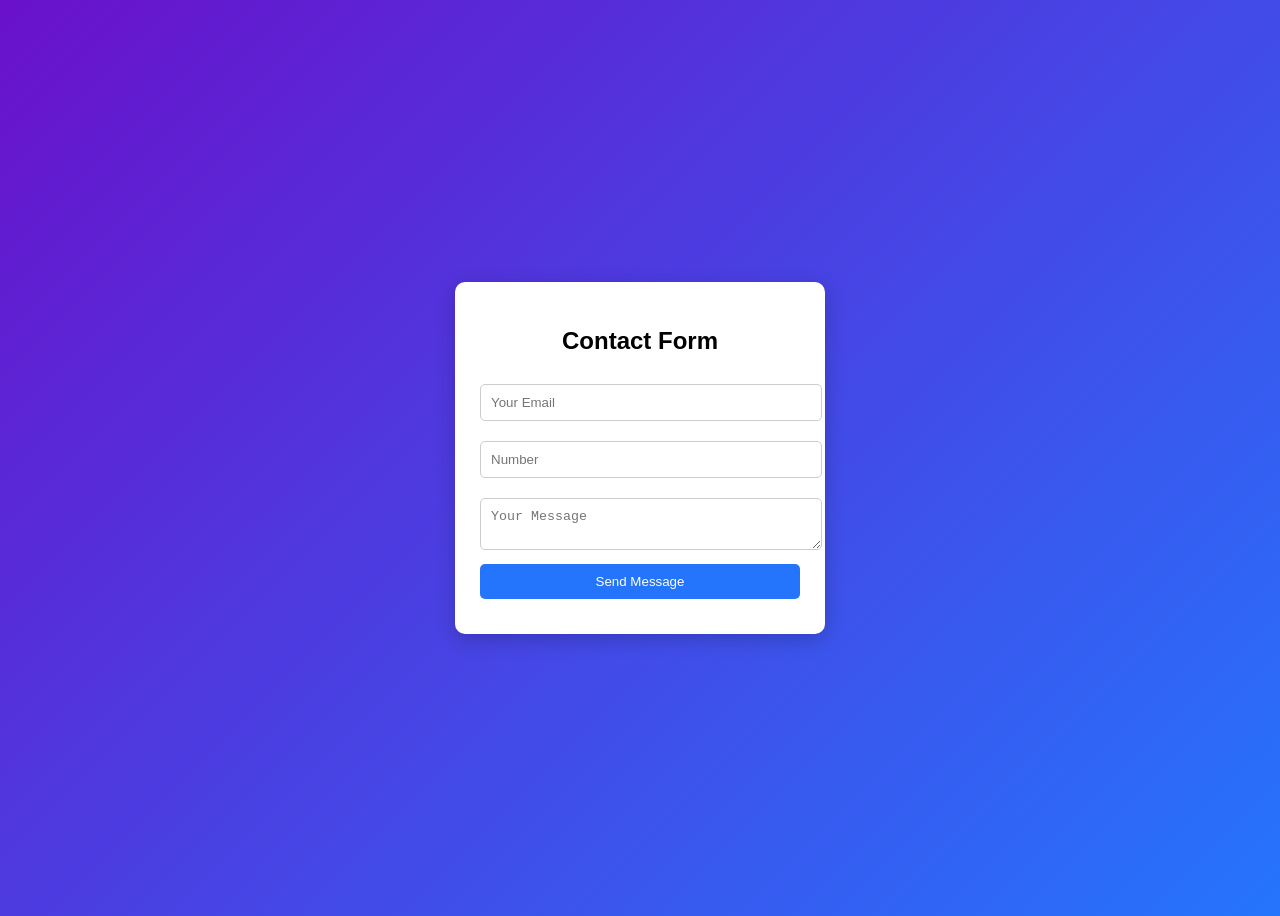
<file: form.html>
<!DOCTYPE html>
<html lang="en">
<head>
<meta charset="UTF-8">
<title>Enquiry Form</title>

<style>
  body {
    font-family: Arial;
    background: linear-gradient(135deg, #6a11cb, #2575fc);
    display: flex;
    justify-content: center;
    align-items: center;
    height: 100vh;
  }

  .form-box {
    background: white;
    padding: 25px;
    border-radius: 10px;
    width: 320px;
    box-shadow: 0 5px 20px rgba(0,0,0,0.2);
  }

  h2 {
    text-align: center;
  }

  input, textarea {
    width: 100%;
    margin: 10px 0;
    padding: 10px;
    border: 1px solid #ccc;
    border-radius: 5px;
  }

  button {
    width: 100%;
    padding: 10px;
    background: #2575fc;
    color: white;
    border: none;
    border-radius: 5px;
    cursor: pointer;
  }

  button:hover {
    background: #1a5ed9;
  }

  #status {
    text-align: center;
    margin-top: 10px;
    font-size: 14px;
  }
</style>
</head>

<body>

<div class="form-box">
  <h2>Contact Form</h2>

  <!-- 🔴 Yaha apna Formspree endpoint paste karo -->
  <form id="form" action="https://formspree.io/f/xqewrdor"
    
    <input type="text" name="name" placeholder="Your Name" required>
    
    <input type="email" name="email" placeholder="Your Email" required>
    
    <input type="text" name="Number" placeholder="Number">
    
    <textarea name="message" placeholder="Your Message" required></textarea>

    <button type="submit">Send Message</button>
  </form>

  <div id="status"></div>
</div>

<script>
  const form = document.getElementById("form");
  const status = document.getElementById("status");

  form.addEventListener("submit", async function(e) {
    e.preventDefault();

    const data = new FormData(form);

    try {
      const response = await fetch(form.action, {
        method: "POST",
        body: data,
        headers: {
          'Accept': 'application/json'
        }
      });

      if (response.ok) {
        status.innerHTML = "✅ Message sent successfully!";
        status.style.color = "green";
        form.reset();
      } else {
        status.innerHTML = "❌ Failed to send message!";
        status.style.color = "red";
      }
    } catch (error) {
      status.innerHTML = "⚠️ Network error!";
      status.style.color = "orange";
    }
  });
</script>

</body>
</html>
</file>
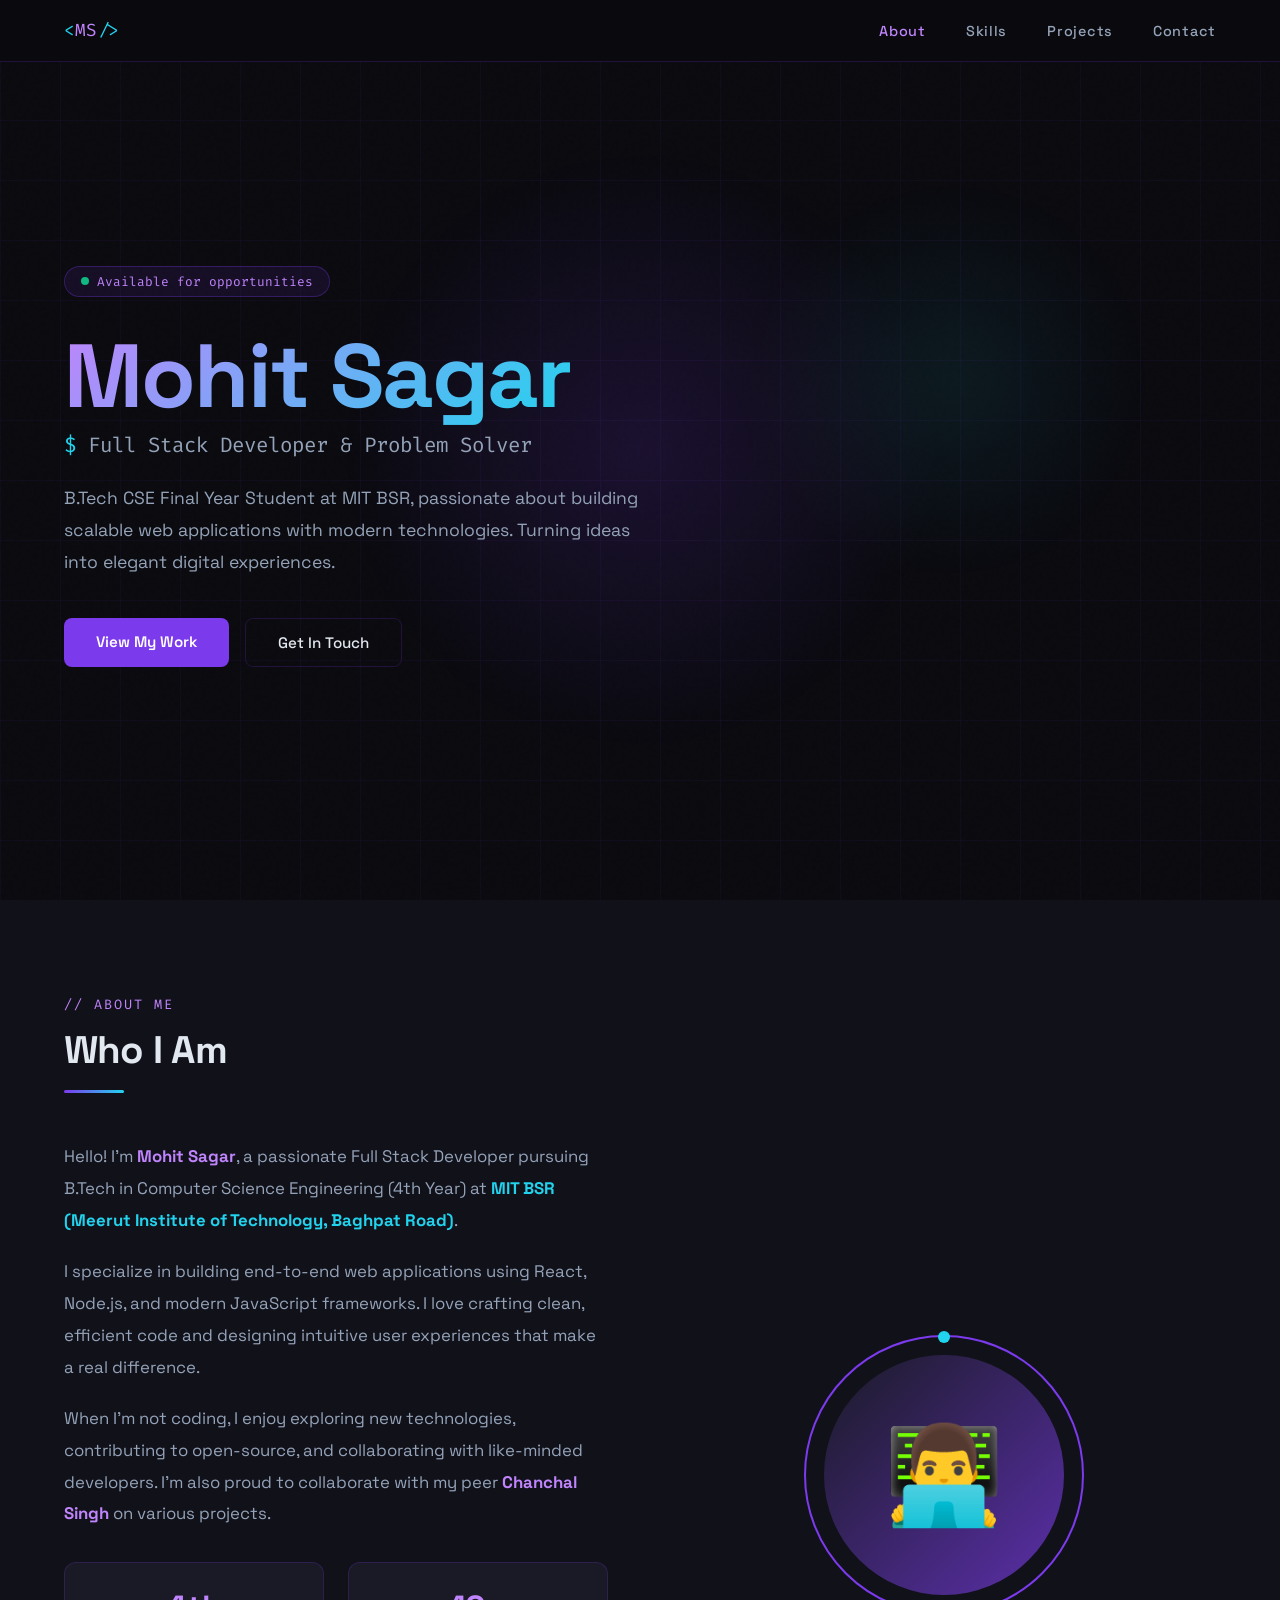
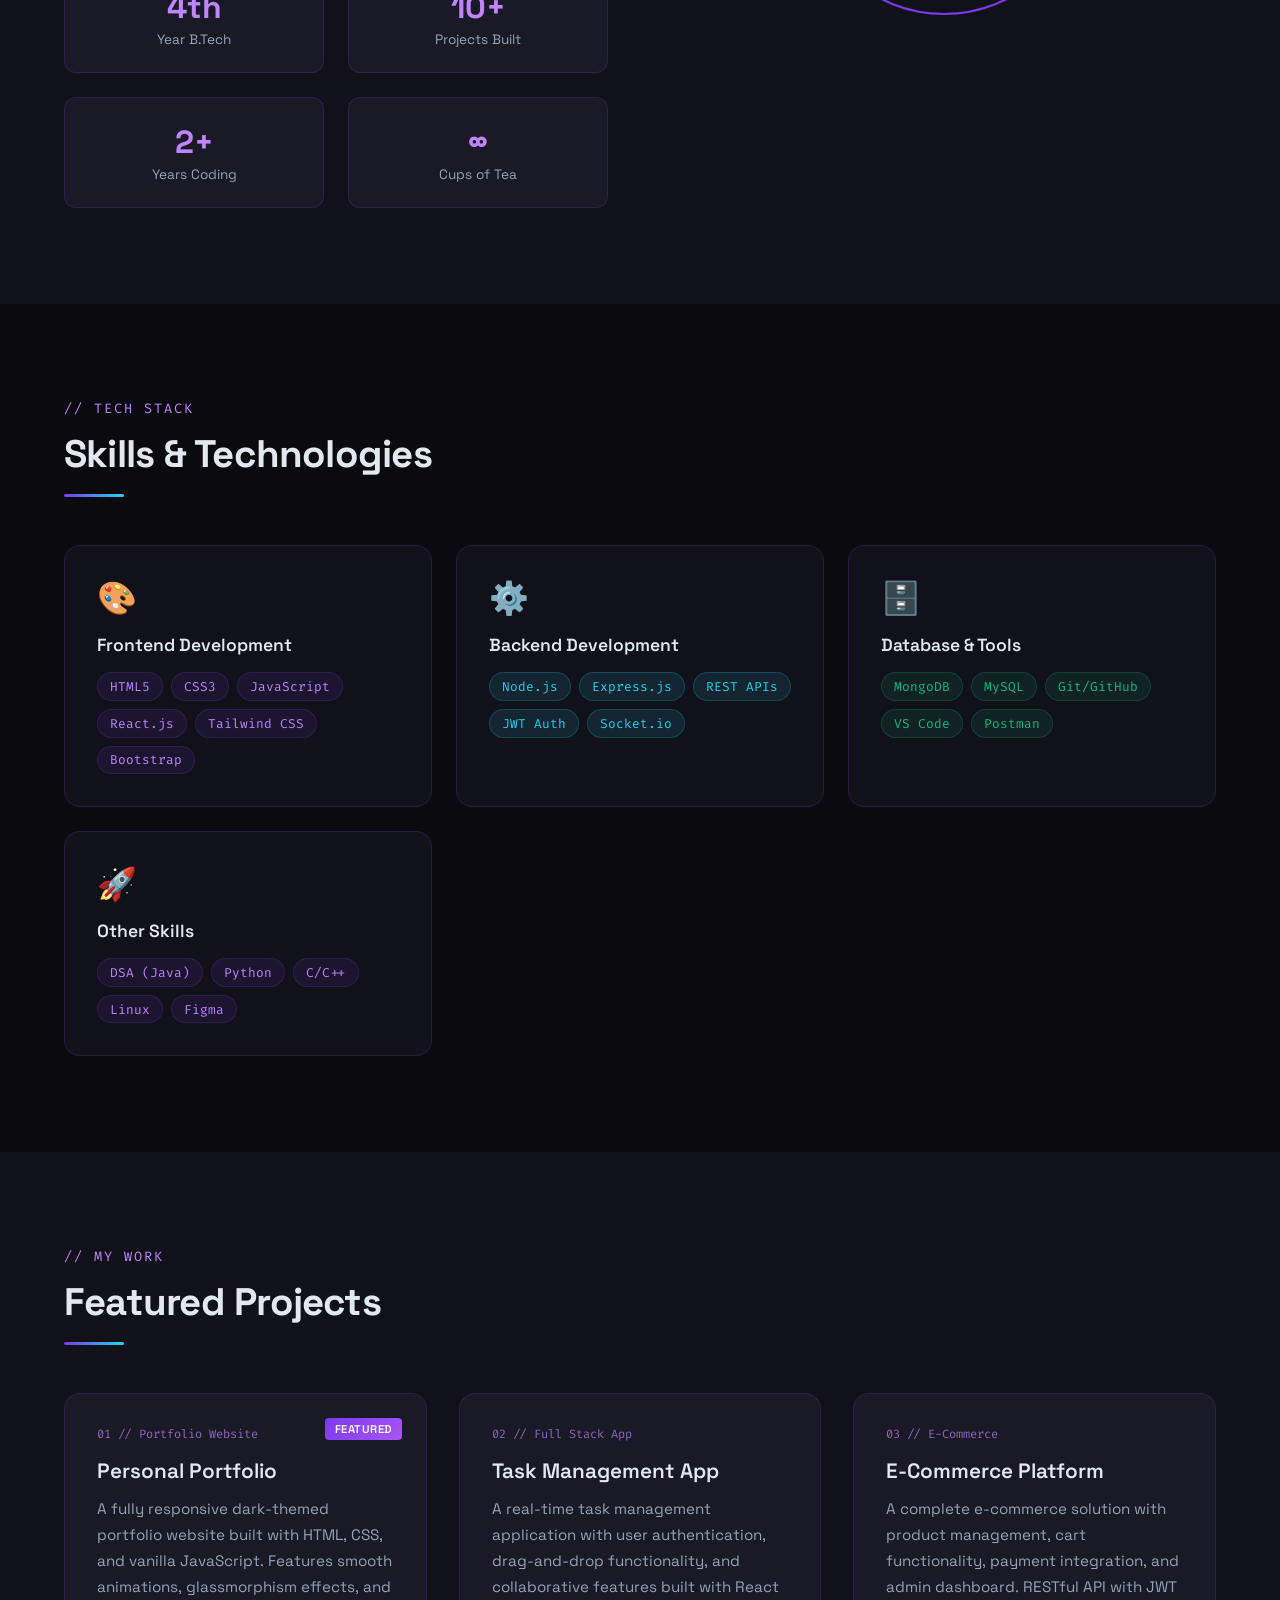
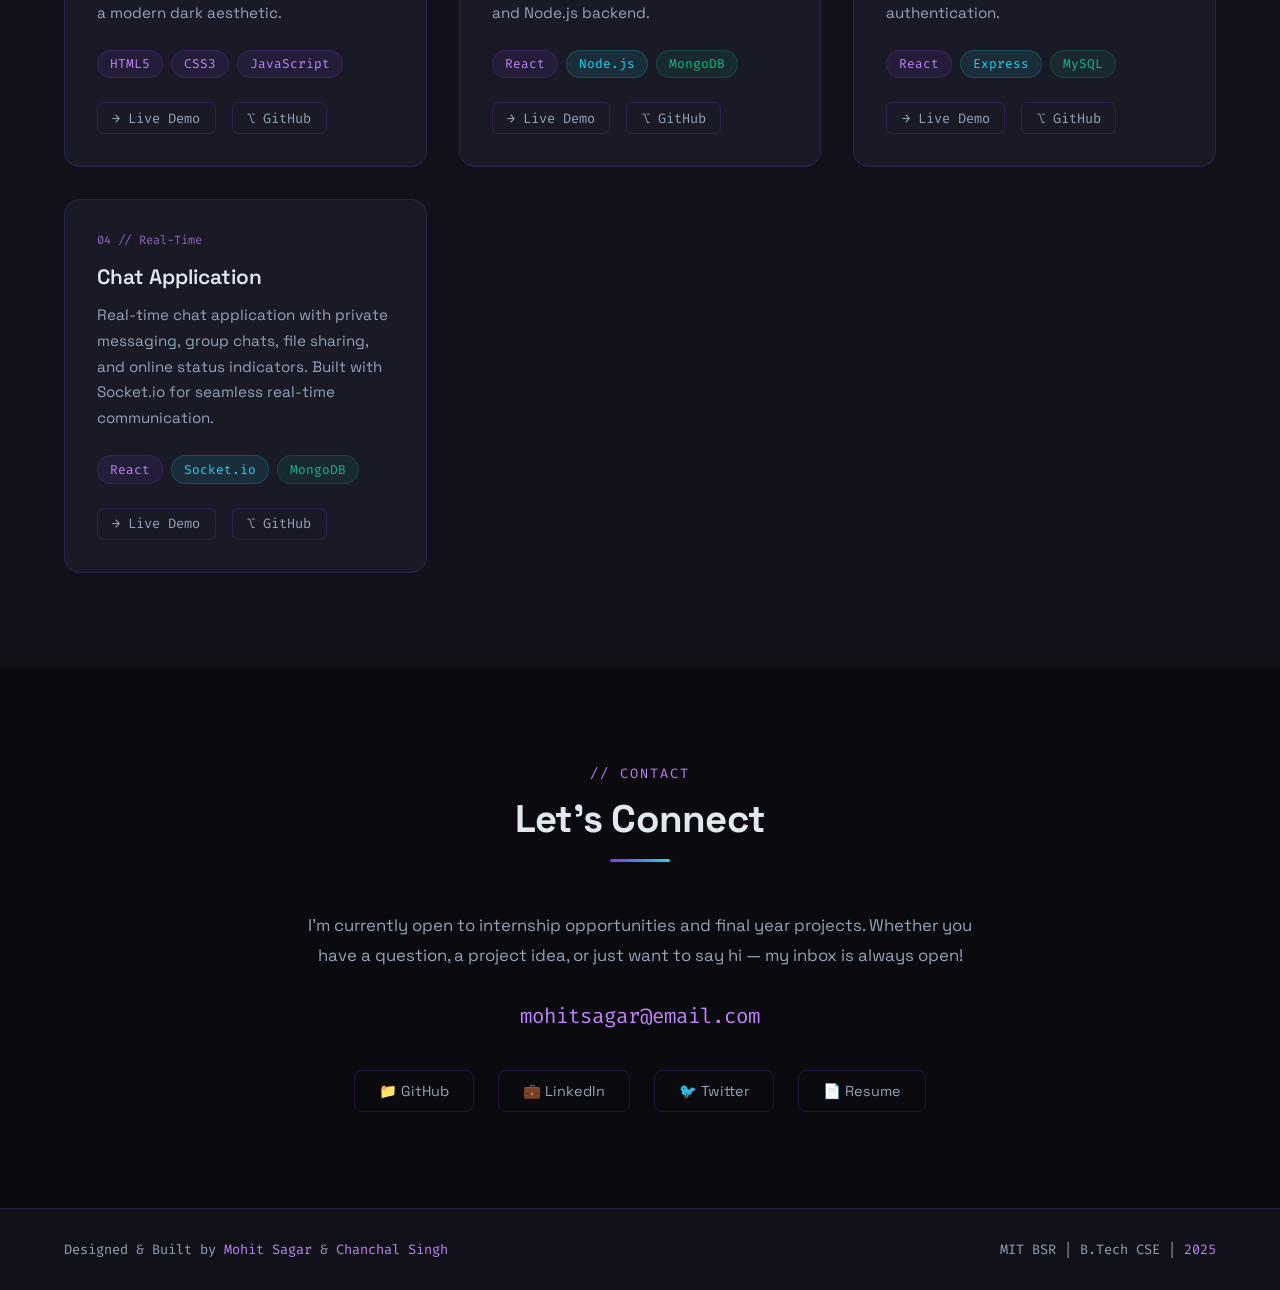
<file: resume.html>
<!DOCTYPE html>
<html lang="en">
<head>
<meta charset="UTF-8">
<meta name="viewport" content="width=device-width, initial-scale=1.0">
<title>Mohit Sagar | Full Stack Developer</title>
<link href="https://fonts.googleapis.com/css2?family=Space+Grotesk:wght@300;400;500;600;700&family=Fira+Code:wght@300;400;500&display=swap" rel="stylesheet">
<style>
  :root {
    --bg: #0a0a0f;
    --bg2: #11111a;
    --bg3: #1a1a26;
    --accent: #7c3aed;
    --accent2: #a855f7;
    --accent3: #c084fc;
    --cyan: #22d3ee;
    --green: #10b981;
    --text: #e2e8f0;
    --muted: #94a3b8;
    --border: rgba(124,58,237,0.2);
  }
  * { margin: 0; padding: 0; box-sizing: border-box; }
  html { scroll-behavior: smooth; }
  body {
    background: var(--bg);
    color: var(--text);
    font-family: 'Space Grotesk', sans-serif;
    overflow-x: hidden;
  }
  /* Noise texture overlay */
  body::before {
    content: '';
    position: fixed;
    inset: 0;
    background-image: url("data:image/svg+xml,%3Csvg viewBox='0 0 256 256' xmlns='http://www.w3.org/2000/svg'%3E%3Cfilter id='noise'%3E%3CfeTurbulence type='fractalNoise' baseFrequency='0.9' numOctaves='4' stitchTiles='stitch'/%3E%3C/filter%3E%3Crect width='100%25' height='100%25' filter='url(%23noise)' opacity='0.04'/%3E%3C/svg%3E");
    pointer-events: none;
    z-index: 0;
    opacity: 0.4;
  }

  /* NAV */
  nav {
    position: fixed;
    top: 0; left: 0; right: 0;
    z-index: 100;
    padding: 1.2rem 4rem;
    display: flex;
    justify-content: space-between;
    align-items: center;
    background: rgba(10,10,15,0.85);
    backdrop-filter: blur(12px);
    border-bottom: 1px solid var(--border);
  }
  .logo {
    font-family: 'Fira Code', monospace;
    font-size: 1.1rem;
    color: var(--accent3);
  }
  .logo span { color: var(--cyan); }
  nav ul { list-style: none; display: flex; gap: 2.5rem; }
  nav a {
    color: var(--muted);
    text-decoration: none;
    font-size: 0.9rem;
    font-weight: 500;
    letter-spacing: 0.05em;
    transition: color 0.3s;
    position: relative;
  }
  nav a::after {
    content: '';
    position: absolute;
    bottom: -4px; left: 0;
    width: 0; height: 1px;
    background: var(--accent3);
    transition: width 0.3s;
  }
  nav a:hover { color: var(--accent3); }
  nav a:hover::after { width: 100%; }

  /* HERO */
  #hero {
    min-height: 100vh;
    display: flex;
    align-items: center;
    padding: 6rem 4rem 4rem;
    position: relative;
    overflow: hidden;
  }
  .hero-glow {
    position: absolute;
    width: 600px; height: 600px;
    background: radial-gradient(circle, rgba(124,58,237,0.15) 0%, transparent 70%);
    top: 50%; left: 50%;
    transform: translate(-50%, -50%);
    pointer-events: none;
  }
  .hero-glow2 {
    position: absolute;
    width: 400px; height: 400px;
    background: radial-gradient(circle, rgba(34,211,238,0.08) 0%, transparent 70%);
    top: 20%; right: 10%;
    pointer-events: none;
  }
  .hero-content { position: relative; z-index: 1; max-width: 900px; }
  .hero-badge {
    display: inline-flex;
    align-items: center;
    gap: 0.5rem;
    background: rgba(124,58,237,0.1);
    border: 1px solid rgba(124,58,237,0.3);
    border-radius: 100px;
    padding: 0.4rem 1rem;
    font-family: 'Fira Code', monospace;
    font-size: 0.8rem;
    color: var(--accent3);
    margin-bottom: 2rem;
    animation: fadeInDown 0.8s ease;
  }
  .dot { width: 8px; height: 8px; border-radius: 50%; background: var(--green); animation: pulse 2s infinite; }
  @keyframes pulse { 0%,100% { opacity:1; } 50% { opacity:0.4; } }
  @keyframes fadeInDown { from { opacity:0; transform:translateY(-20px); } to { opacity:1; transform:translateY(0); } }
  @keyframes fadeInUp { from { opacity:0; transform:translateY(30px); } to { opacity:1; transform:translateY(0); } }
  @keyframes slideInLeft { from { opacity:0; transform:translateX(-30px); } to { opacity:1; transform:translateX(0); } }

  h1.hero-name {
    font-size: clamp(3rem, 7vw, 6rem);
    font-weight: 700;
    line-height: 1.05;
    letter-spacing: -0.02em;
    margin-bottom: 0.5rem;
    animation: fadeInUp 0.8s ease 0.2s both;
  }
  .gradient-text {
    background: linear-gradient(135deg, var(--accent3) 0%, var(--cyan) 100%);
    -webkit-background-clip: text;
    -webkit-text-fill-color: transparent;
    background-clip: text;
  }
  .hero-subtitle {
    font-family: 'Fira Code', monospace;
    font-size: clamp(1rem, 2vw, 1.3rem);
    color: var(--muted);
    margin-bottom: 1.5rem;
    animation: fadeInUp 0.8s ease 0.4s both;
  }
  .hero-subtitle span { color: var(--cyan); }
  .hero-desc {
    font-size: 1.1rem;
    color: var(--muted);
    max-width: 600px;
    line-height: 1.8;
    margin-bottom: 2.5rem;
    animation: fadeInUp 0.8s ease 0.6s both;
  }
  .hero-buttons { display: flex; gap: 1rem; flex-wrap: wrap; animation: fadeInUp 0.8s ease 0.8s both; }
  .btn-primary {
    padding: 0.85rem 2rem;
    background: var(--accent);
    color: white;
    border: none;
    border-radius: 8px;
    font-family: 'Space Grotesk', sans-serif;
    font-size: 0.95rem;
    font-weight: 600;
    cursor: pointer;
    text-decoration: none;
    transition: all 0.3s;
    position: relative;
    overflow: hidden;
  }
  .btn-primary::before {
    content: '';
    position: absolute;
    inset: 0;
    background: linear-gradient(135deg, var(--accent2), var(--cyan));
    opacity: 0;
    transition: opacity 0.3s;
  }
  .btn-primary:hover::before { opacity: 1; }
  .btn-primary span { position: relative; z-index: 1; }
  .btn-secondary {
    padding: 0.85rem 2rem;
    background: transparent;
    color: var(--text);
    border: 1px solid var(--border);
    border-radius: 8px;
    font-family: 'Space Grotesk', sans-serif;
    font-size: 0.95rem;
    font-weight: 500;
    cursor: pointer;
    text-decoration: none;
    transition: all 0.3s;
  }
  .btn-secondary:hover { border-color: var(--accent3); color: var(--accent3); }

  /* GRID PATTERN */
  .grid-bg {
    position: absolute;
    inset: 0;
    background-image: linear-gradient(var(--border) 1px, transparent 1px),
                      linear-gradient(90deg, var(--border) 1px, transparent 1px);
    background-size: 60px 60px;
    opacity: 0.3;
    pointer-events: none;
  }

  /* SECTIONS */
  section { padding: 6rem 4rem; position: relative; }
  .section-label {
    font-family: 'Fira Code', monospace;
    font-size: 0.85rem;
    color: var(--accent3);
    letter-spacing: 0.15em;
    text-transform: uppercase;
    margin-bottom: 0.75rem;
  }
  .section-title {
    font-size: clamp(1.8rem, 3vw, 2.5rem);
    font-weight: 700;
    letter-spacing: -0.02em;
    margin-bottom: 1rem;
  }
  .section-line {
    width: 60px; height: 3px;
    background: linear-gradient(90deg, var(--accent), var(--cyan));
    border-radius: 2px;
    margin-bottom: 3rem;
  }

  /* ABOUT */
  #about { background: var(--bg2); }
  .about-grid { display: grid; grid-template-columns: 1fr 1fr; gap: 4rem; align-items: center; }
  .about-text p { color: var(--muted); line-height: 1.9; margin-bottom: 1.2rem; font-size: 1.05rem; }
  .about-stats { display: grid; grid-template-columns: 1fr 1fr; gap: 1.5rem; margin-top: 2rem; }
  .stat-card {
    background: var(--bg3);
    border: 1px solid var(--border);
    border-radius: 12px;
    padding: 1.5rem;
    text-align: center;
  }
  .stat-num { font-size: 2rem; font-weight: 700; color: var(--accent3); }
  .stat-label { font-size: 0.85rem; color: var(--muted); margin-top: 0.25rem; }
  .about-visual {
    position: relative;
    display: flex;
    justify-content: center;
    align-items: center;
  }
  .avatar-ring {
    width: 280px; height: 280px;
    border-radius: 50%;
    border: 2px solid var(--accent);
    display: flex; align-items: center; justify-content: center;
    position: relative;
    animation: rotate 20s linear infinite;
  }
  @keyframes rotate { from { transform: rotate(0deg); } to { transform: rotate(360deg); } }
  .avatar-inner {
    width: 240px; height: 240px;
    border-radius: 50%;
    background: linear-gradient(135deg, var(--bg3), var(--accent) 150%);
    display: flex; align-items: center; justify-content: center;
    animation: rotate 20s linear infinite reverse;
    font-size: 6rem;
  }
  .orbit-dot {
    position: absolute;
    width: 12px; height: 12px;
    border-radius: 50%;
    background: var(--cyan);
    top: -6px; left: 50%;
    transform: translateX(-50%);
  }

  /* SKILLS */
  #skills { background: var(--bg); }
  .skills-grid { display: grid; grid-template-columns: repeat(auto-fit, minmax(300px, 1fr)); gap: 1.5rem; }
  .skill-card {
    background: var(--bg2);
    border: 1px solid var(--border);
    border-radius: 16px;
    padding: 2rem;
    transition: all 0.3s;
    position: relative;
    overflow: hidden;
  }
  .skill-card::before {
    content: '';
    position: absolute;
    inset: 0;
    background: linear-gradient(135deg, rgba(124,58,237,0.05), transparent);
    opacity: 0;
    transition: opacity 0.3s;
  }
  .skill-card:hover { border-color: var(--accent); transform: translateY(-4px); }
  .skill-card:hover::before { opacity: 1; }
  .skill-icon { font-size: 2rem; margin-bottom: 1rem; }
  .skill-card h3 { font-size: 1.1rem; font-weight: 600; margin-bottom: 1rem; color: var(--text); }
  .skill-tags { display: flex; flex-wrap: wrap; gap: 0.5rem; }
  .tag {
    background: rgba(124,58,237,0.1);
    border: 1px solid rgba(124,58,237,0.2);
    color: var(--accent3);
    padding: 0.3rem 0.75rem;
    border-radius: 100px;
    font-family: 'Fira Code', monospace;
    font-size: 0.8rem;
  }
  .tag.cyan { background: rgba(34,211,238,0.1); border-color: rgba(34,211,238,0.2); color: var(--cyan); }
  .tag.green { background: rgba(16,185,129,0.1); border-color: rgba(16,185,129,0.2); color: var(--green); }

  /* PROJECTS */
  #projects { background: var(--bg2); }
  .projects-grid { display: grid; grid-template-columns: repeat(auto-fit, minmax(340px, 1fr)); gap: 2rem; }
  .project-card {
    background: var(--bg3);
    border: 1px solid var(--border);
    border-radius: 16px;
    padding: 2rem;
    transition: all 0.3s;
    position: relative;
    overflow: hidden;
  }
  .project-card:hover { border-color: var(--accent3); transform: translateY(-6px); box-shadow: 0 20px 60px rgba(124,58,237,0.15); }
  .project-num {
    font-family: 'Fira Code', monospace;
    font-size: 0.75rem;
    color: var(--accent3);
    margin-bottom: 1rem;
    opacity: 0.7;
  }
  .project-card h3 { font-size: 1.3rem; font-weight: 600; margin-bottom: 0.75rem; }
  .project-card p { color: var(--muted); line-height: 1.7; font-size: 0.95rem; margin-bottom: 1.5rem; }
  .project-tech { display: flex; flex-wrap: wrap; gap: 0.5rem; margin-bottom: 1.5rem; }
  .project-links { display: flex; gap: 1rem; }
  .project-link {
    color: var(--muted);
    text-decoration: none;
    font-size: 0.85rem;
    font-family: 'Fira Code', monospace;
    border: 1px solid var(--border);
    padding: 0.4rem 0.9rem;
    border-radius: 6px;
    transition: all 0.2s;
  }
  .project-link:hover { color: var(--accent3); border-color: var(--accent3); }
  .featured-badge {
    position: absolute;
    top: 1.5rem; right: 1.5rem;
    background: linear-gradient(135deg, var(--accent), var(--accent2));
    color: white;
    font-size: 0.7rem;
    font-weight: 600;
    padding: 0.25rem 0.6rem;
    border-radius: 4px;
    letter-spacing: 0.05em;
  }

  /* CONTACT */
  #contact { background: var(--bg); }
  .contact-wrapper {
    max-width: 700px;
    margin: 0 auto;
    text-align: center;
  }
  .contact-wrapper .section-line { margin: 0 auto 3rem; }
  .contact-email {
    font-size: 1.3rem;
    font-family: 'Fira Code', monospace;
    color: var(--accent3);
    margin-bottom: 2.5rem;
    display: block;
    text-decoration: none;
  }
  .contact-email:hover { color: var(--cyan); }
  .social-links { display: flex; justify-content: center; gap: 1.5rem; flex-wrap: wrap; }
  .social-link {
    display: flex;
    align-items: center;
    gap: 0.5rem;
    color: var(--muted);
    text-decoration: none;
    border: 1px solid var(--border);
    padding: 0.7rem 1.5rem;
    border-radius: 8px;
    font-size: 0.9rem;
    transition: all 0.3s;
  }
  .social-link:hover { color: var(--accent3); border-color: var(--accent3); background: rgba(124,58,237,0.05); }

  /* FOOTER */
  footer {
    background: var(--bg2);
    border-top: 1px solid var(--border);
    padding: 2rem 4rem;
    display: flex;
    justify-content: space-between;
    align-items: center;
    flex-wrap: wrap;
    gap: 1rem;
  }
  footer p { color: var(--muted); font-size: 0.85rem; font-family: 'Fira Code', monospace; }
  footer span { color: var(--accent3); }

  /* SCROLLBAR */
  ::-webkit-scrollbar { width: 6px; }
  ::-webkit-scrollbar-track { background: var(--bg); }
  ::-webkit-scrollbar-thumb { background: var(--accent); border-radius: 3px; }

  /* RESPONSIVE */
  @media(max-width:768px) {
    nav { padding: 1rem 1.5rem; }
    nav ul { gap: 1.5rem; }
    #hero, section { padding: 4rem 1.5rem; }
    .about-grid { grid-template-columns: 1fr; }
    .avatar-ring { display: none; }
    footer { flex-direction: column; text-align: center; }
  }
</style>
</head>
<body>

<nav>
  <div class="logo"><span>&lt;</span>MS<span>/&gt;</span></div>
  <ul>
    <li><a href="#about">About</a></li>
    <li><a href="#skills">Skills</a></li>
    <li><a href="#projects">Projects</a></li>
    <li><a href="#contact">Contact</a></li>
  </ul>
</nav>

<section id="hero">
  <div class="grid-bg"></div>
  <div class="hero-glow"></div>
  <div class="hero-glow2"></div>
  <div class="hero-content">
    <div class="hero-badge">
      <div class="dot"></div>
      Available for opportunities
    </div>
    <h1 class="hero-name">
      <span class="gradient-text">Mohit Sagar</span>
    </h1>
    <p class="hero-subtitle">
      <span>$</span> Full Stack Developer &amp; Problem Solver
    </p>
    <p class="hero-desc">
      B.Tech CSE Final Year Student at MIT BSR, passionate about building 
      scalable web applications with modern technologies. Turning ideas into 
      elegant digital experiences.
    </p>
    <div class="hero-buttons">
      <a href="#projects" class="btn-primary"><span>View My Work</span></a>
      <a href="#contact" class="btn-secondary">Get In Touch</a>
    </div>
  </div>
</section>

<section id="about">
  <div class="section-label">// about me</div>
  <h2 class="section-title">Who I Am</h2>
  <div class="section-line"></div>
  <div class="about-grid">
    <div class="about-text">
      <p>
        Hello! I'm <strong style="color:var(--accent3)">Mohit Sagar</strong>, a passionate Full Stack Developer 
        pursuing B.Tech in Computer Science Engineering (4th Year) at 
        <strong style="color:var(--cyan)">MIT BSR (Meerut Institute of Technology, Baghpat Road)</strong>.
      </p>
      <p>
        I specialize in building end-to-end web applications using React, Node.js, and modern 
        JavaScript frameworks. I love crafting clean, efficient code and designing intuitive 
        user experiences that make a real difference.
      </p>
      <p>
        When I'm not coding, I enjoy exploring new technologies, contributing to open-source, 
        and collaborating with like-minded developers. I'm also proud to collaborate with my 
        peer <strong style="color:var(--accent3)">Chanchal Singh</strong> on various projects.
      </p>
      <div class="about-stats">
        <div class="stat-card">
          <div class="stat-num">4th</div>
          <div class="stat-label">Year B.Tech</div>
        </div>
        <div class="stat-card">
          <div class="stat-num">10+</div>
          <div class="stat-label">Projects Built</div>
        </div>
        <div class="stat-card">
          <div class="stat-num">2+</div>
          <div class="stat-label">Years Coding</div>
        </div>
        <div class="stat-card">
          <div class="stat-num">∞</div>
          <div class="stat-label">Cups of Tea</div>
        </div>
      </div>
    </div>
    <div class="about-visual">
      <div class="avatar-ring">
        <div class="orbit-dot"></div>
        <div class="avatar-inner">👨‍💻</div>
      </div>
    </div>
  </div>
</section>

<section id="skills">
  <div class="section-label">// tech stack</div>
  <h2 class="section-title">Skills &amp; Technologies</h2>
  <div class="section-line"></div>
  <div class="skills-grid">
    <div class="skill-card">
      <div class="skill-icon">🎨</div>
      <h3>Frontend Development</h3>
      <div class="skill-tags">
        <span class="tag">HTML5</span>
        <span class="tag">CSS3</span>
        <span class="tag">JavaScript</span>
        <span class="tag">React.js</span>
        <span class="tag">Tailwind CSS</span>
        <span class="tag">Bootstrap</span>
      </div>
    </div>
    <div class="skill-card">
      <div class="skill-icon">⚙️</div>
      <h3>Backend Development</h3>
      <div class="skill-tags">
        <span class="tag cyan">Node.js</span>
        <span class="tag cyan">Express.js</span>
        <span class="tag cyan">REST APIs</span>
        <span class="tag cyan">JWT Auth</span>
        <span class="tag cyan">Socket.io</span>
      </div>
    </div>
    <div class="skill-card">
      <div class="skill-icon">🗄️</div>
      <h3>Database &amp; Tools</h3>
      <div class="skill-tags">
        <span class="tag green">MongoDB</span>
        <span class="tag green">MySQL</span>
        <span class="tag green">Git/GitHub</span>
        <span class="tag green">VS Code</span>
        <span class="tag green">Postman</span>
      </div>
    </div>
    <div class="skill-card">
      <div class="skill-icon">🚀</div>
      <h3>Other Skills</h3>
      <div class="skill-tags">
        <span class="tag">DSA (Java)</span>
        <span class="tag">Python</span>
        <span class="tag">C/C++</span>
        <span class="tag">Linux</span>
        <span class="tag">Figma</span>
      </div>
    </div>
  </div>
</section>

<section id="projects">
  <div class="section-label">// my work</div>
  <h2 class="section-title">Featured Projects</h2>
  <div class="section-line"></div>
  <div class="projects-grid">
    <div class="project-card">
      <div class="featured-badge">FEATURED</div>
      <div class="project-num">01 // Portfolio Website</div>
      <h3>Personal Portfolio</h3>
      <p>A fully responsive dark-themed portfolio website built with HTML, CSS, and vanilla JavaScript. Features smooth animations, glassmorphism effects, and a modern dark aesthetic.</p>
      <div class="project-tech">
        <span class="tag">HTML5</span>
        <span class="tag">CSS3</span>
        <span class="tag">JavaScript</span>
      </div>
      <div class="project-links">
        <a href="#" class="project-link">→ Live Demo</a>
        <a href="#" class="project-link">⌥ GitHub</a>
      </div>
    </div>
    <div class="project-card">
      <div class="project-num">02 // Full Stack App</div>
      <h3>Task Management App</h3>
      <p>A real-time task management application with user authentication, drag-and-drop functionality, and collaborative features built with React and Node.js backend.</p>
      <div class="project-tech">
        <span class="tag">React</span>
        <span class="tag cyan">Node.js</span>
        <span class="tag green">MongoDB</span>
      </div>
      <div class="project-links">
        <a href="#" class="project-link">→ Live Demo</a>
        <a href="#" class="project-link">⌥ GitHub</a>
      </div>
    </div>
    <div class="project-card">
      <div class="project-num">03 // E-Commerce</div>
      <h3>E-Commerce Platform</h3>
      <p>A complete e-commerce solution with product management, cart functionality, payment integration, and admin dashboard. RESTful API with JWT authentication.</p>
      <div class="project-tech">
        <span class="tag">React</span>
        <span class="tag cyan">Express</span>
        <span class="tag green">MySQL</span>
      </div>
      <div class="project-links">
        <a href="#" class="project-link">→ Live Demo</a>
        <a href="#" class="project-link">⌥ GitHub</a>
      </div>
    </div>
    <div class="project-card">
      <div class="project-num">04 // Real-Time</div>
      <h3>Chat Application</h3>
      <p>Real-time chat application with private messaging, group chats, file sharing, and online status indicators. Built with Socket.io for seamless real-time communication.</p>
      <div class="project-tech">
        <span class="tag">React</span>
        <span class="tag cyan">Socket.io</span>
        <span class="tag green">MongoDB</span>
      </div>
      <div class="project-links">
        <a href="#" class="project-link">→ Live Demo</a>
        <a href="#" class="project-link">⌥ GitHub</a>
      </div>
    </div>
  </div>
</section>

<section id="contact">
  <div class="contact-wrapper">
    <div class="section-label">// contact</div>
    <h2 class="section-title">Let's Connect</h2>
    <div class="section-line"></div>
    <p style="color:var(--muted); line-height:1.8; margin-bottom:2rem; font-size:1.05rem;">
      I'm currently open to internship opportunities and final year projects. 
      Whether you have a question, a project idea, or just want to say hi — my inbox is always open!
    </p>
    <a href="mailto:mohitsagar@email.com" class="contact-email">mohitsagar@email.com</a>
    <div class="social-links">
      <a href="#" class="social-link">📁 GitHub</a>
      <a href="#" class="social-link">💼 LinkedIn</a>
      <a href="#" class="social-link">🐦 Twitter</a>
      <a href="#" class="social-link">📄 Resume</a>
    </div>
  </div>
</section>

<footer>
  <p>Designed &amp; Built by <span>Mohit Sagar</span> &amp; <span>Chanchal Singh</span></p>
  <p>MIT BSR | B.Tech CSE | <span>2025</span></p>
</footer>

<script>
  // Scroll animations
  const observer = new IntersectionObserver((entries) => {
    entries.forEach(entry => {
      if (entry.isIntersecting) {
        entry.target.style.opacity = '1';
        entry.target.style.transform = 'translateY(0)';
      }
    });
  }, { threshold: 0.1 });

  document.querySelectorAll('.skill-card, .project-card, .stat-card').forEach(el => {
    el.style.opacity = '0';
    el.style.transform = 'translateY(30px)';
    el.style.transition = 'opacity 0.6s ease, transform 0.6s ease, border-color 0.3s, box-shadow 0.3s';
    observer.observe(el);
  });

  // Active nav link
  window.addEventListener('scroll', () => {
    const sections = document.querySelectorAll('section[id]');
    const links = document.querySelectorAll('nav a');
    sections.forEach((section, i) => {
      const rect = section.getBoundingClientRect();
      if (rect.top <= 100 && rect.bottom >= 100) {
        links.forEach(l => l.style.color = '');
        if (links[i]) links[i].style.color = 'var(--accent3)';
      }
    });
  });
</script>
</body>
</html>
</file>
